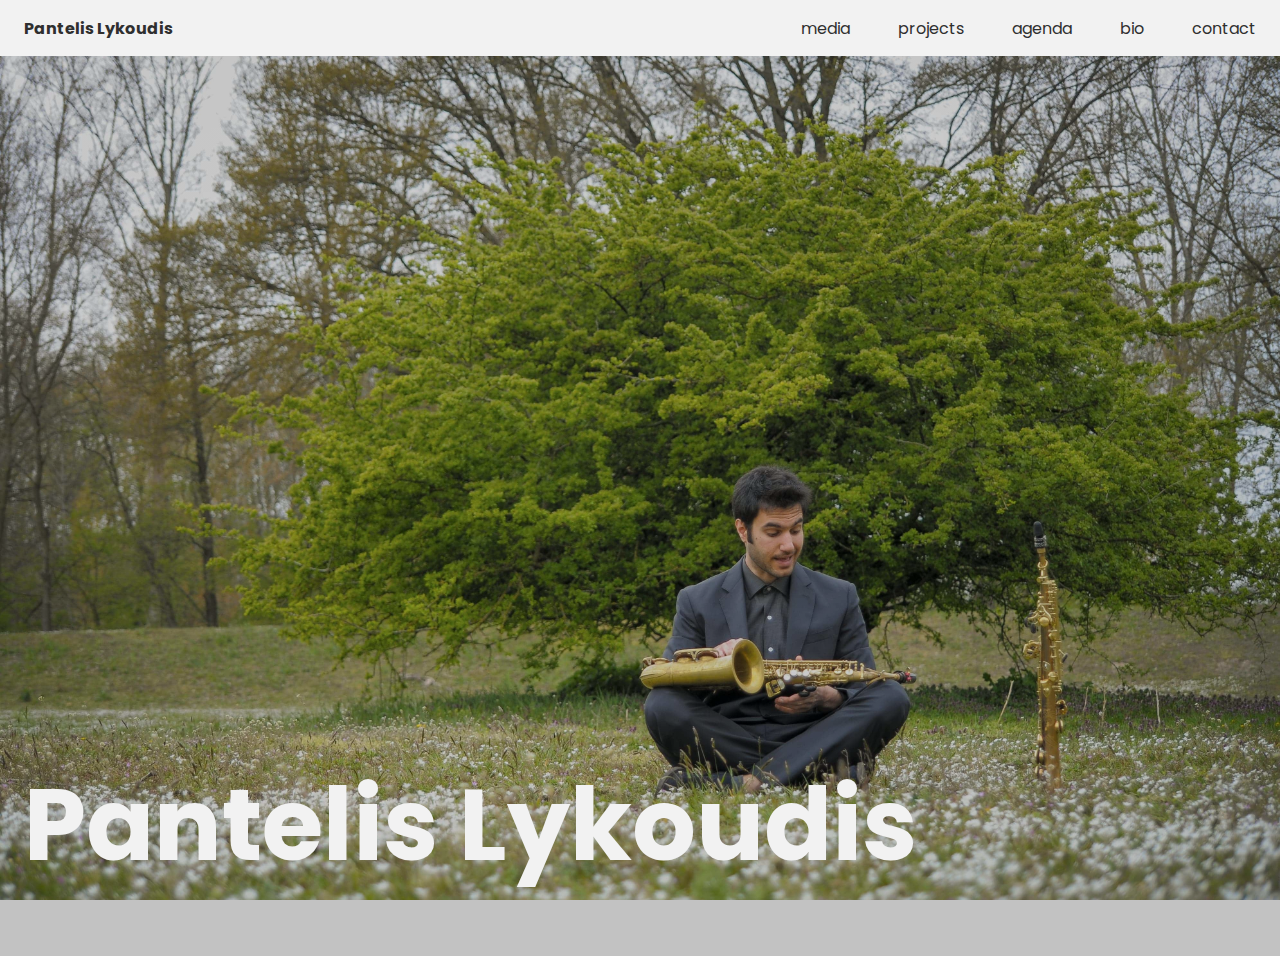
<file: index.html>
<!DOCTYPE html>
<html lang="en" class="homepage">
<head>
    <meta charset="UTF-8">
    <meta http-equiv="X-UA-Compatible" content="IE=edge">
    <meta name="viewport" content="width=device-width, initial-scale=1.0">
    <title>Pantelis Lykoudis</title>
    <meta name="description" content=" Pantelis is saxophonist, educator and improviser with various research interests, such as spectralist
    aesthetics and Xenakian thought.">
    <link rel="stylesheet" href="style.css">
    <link rel="preconnect" href="https://fonts.googleapis.com">
<link rel="preconnect" href="https://fonts.gstatic.com" crossorigin>
<link href="https://fonts.googleapis.com/css2?family=Poppins&display=swap" rel="stylesheet">
</head>
<body class="home">
    <nav>
        <div class="burgerMenu">
            <a class="logo active" href="index.html">Pantelis Lykoudis</a>
            <a class="burger" href="#" onclick="toggleBurger()"><img src="icons/menu.svg" alt="menu"></a>
        </div>
        

        <div class="menu">
            <a href="media.html">media</a>
            <a href="projects.html">projects</a>
            <a href="agenda.html">agenda</a>
            <a href="bio.html">bio</a>
            <a href="contact.html">contact</a>
        </div>

    </nav>
    <main>
        <div class="photoContainer full">
            <img src="img/sitting.jpg" alt="the artist sitting on the grass with his saxophone">
        <h1>Pantelis Lykoudis</h1>
        </div>
      

    </main>
    <script src="general.js"></script> 

</body>
</html>
</file>
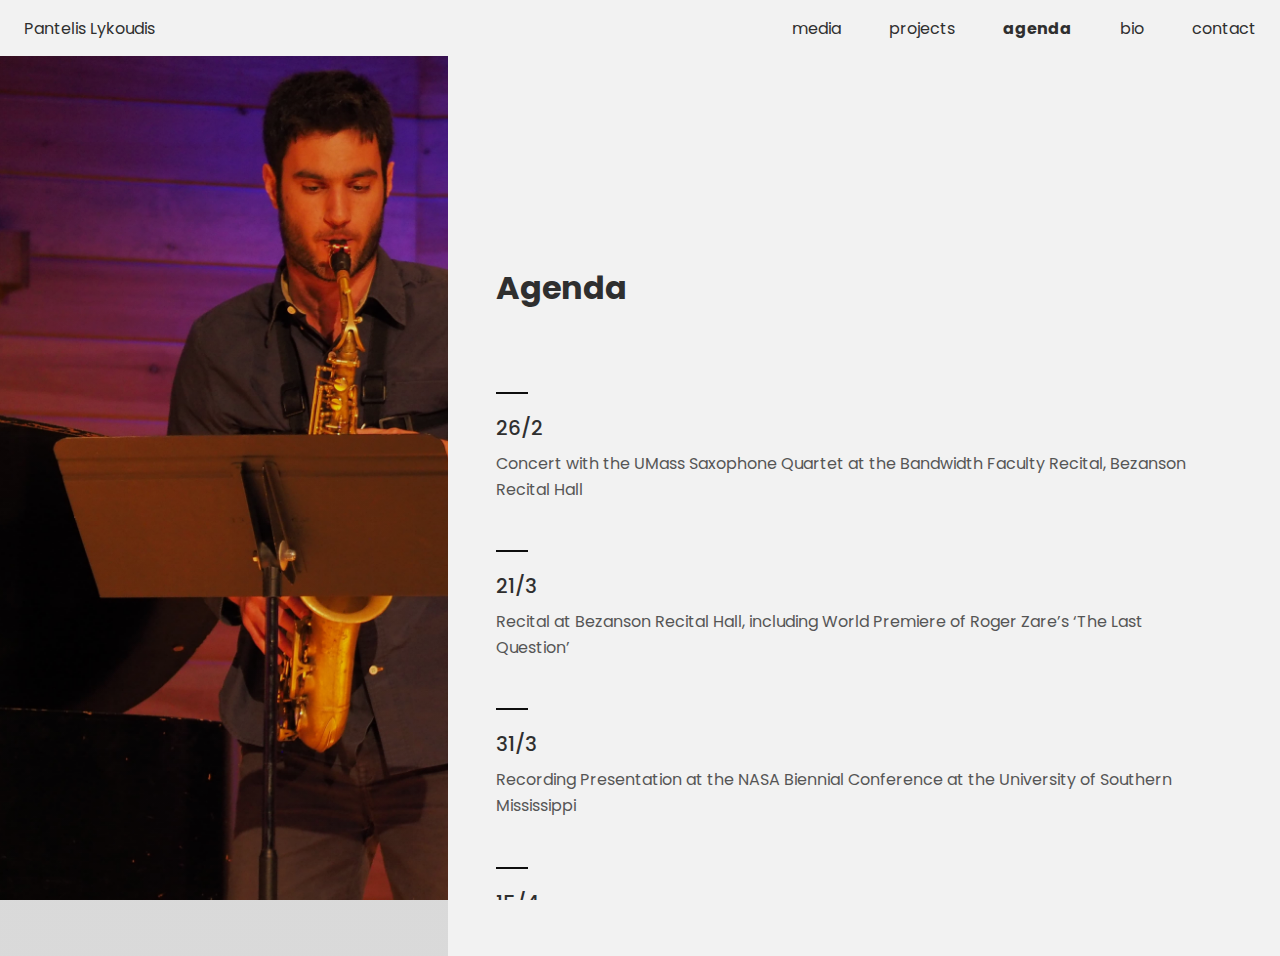
<file: agenda.html>
<!DOCTYPE html>
<html lang="en">

<head>
    <meta charset="UTF-8">
    <meta http-equiv="X-UA-Compatible" content="IE=edge">
    <meta name="viewport" content="width=device-width, initial-scale=1.0">
    <title>Pantelis Lykoudis</title>
    <meta name="description" content=" Pantelis is saxophonist, educator and improviser with various research interests, such as spectralist
    aesthetics and Xenakian thought.">
    <link rel="stylesheet" href="style.css">
    <link rel="preconnect" href="https://fonts.googleapis.com">
<link rel="preconnect" href="https://fonts.gstatic.com" crossorigin>
<link href="https://fonts.googleapis.com/css2?family=Poppins&display=swap" rel="stylesheet">
</head>

<body>
    <nav>
        <div class="burgerMenu">
            <a class="logo" href="index.html">Pantelis Lykoudis</a>
            <a class="burger" href="#" onclick="toggleBurger()"><img src="icons/menu.svg" alt="menu"></a>

        </div>


        <div class="menu">
            <a href="media.html">media</a>
            <a href="projects.html">projects</a>
            <a class="active" href="agenda.html">agenda</a>
            <a href="bio.html">bio</a>
            <a href="contact.html">contact</a>
        </div>

    </nav>
    <main>
        <div class="photoContainer">
            <img  class="horizontalLeftCropped" src="img/results(3).jpg" alt="the artist playing his saxophone">

        </div>
        <div class="contentContainer">
            <h1> Agenda </h1>

            <div class="mediaItem">
                <img src="icons/dash.svg" alt="dash">
                <h2>
                    26/2
                </h2>
                <p>
                    Concert with the UMass Saxophone Quartet at the Bandwidth Faculty Recital, Bezanson Recital Hall
                </p>
            </div>
            <div class="mediaItem">
                <img src="icons/dash.svg" alt="dash">
                <h2>
                    21/3
                </h2>
                <p>
                   Recital at Bezanson Recital Hall, including World Premiere of Roger Zare’s ‘The Last Question’
                </p>
            </div>
            <div class="mediaItem">
                <img src="icons/dash.svg" alt="dash">
                <h2>
                    31/3 
                </h2>
                <p>
                    Recording Presentation at the NASA Biennial Conference at the University of Southern Mississippi                </p>
            </div>
            <div class="mediaItem">
                <img src="icons/dash.svg" alt="dash">
                <h2>
                    15/4 
                </h2>
                <p>
                    Performance at the New England Saxophone Festival
                </p>
            </div>
            <div class="mediaItem">
                <img src="icons/dash.svg" alt="dash">
                <h2>
                    23/4 
                </h2>
                <p>
                    Lecture-Recital at The Homespace: Mapping Spaces of Belonging conference at Brandeis University </p>
            </div>

        </div>

    </main>
    <script src="general.js"></script> 

</body>

</html>
</file>
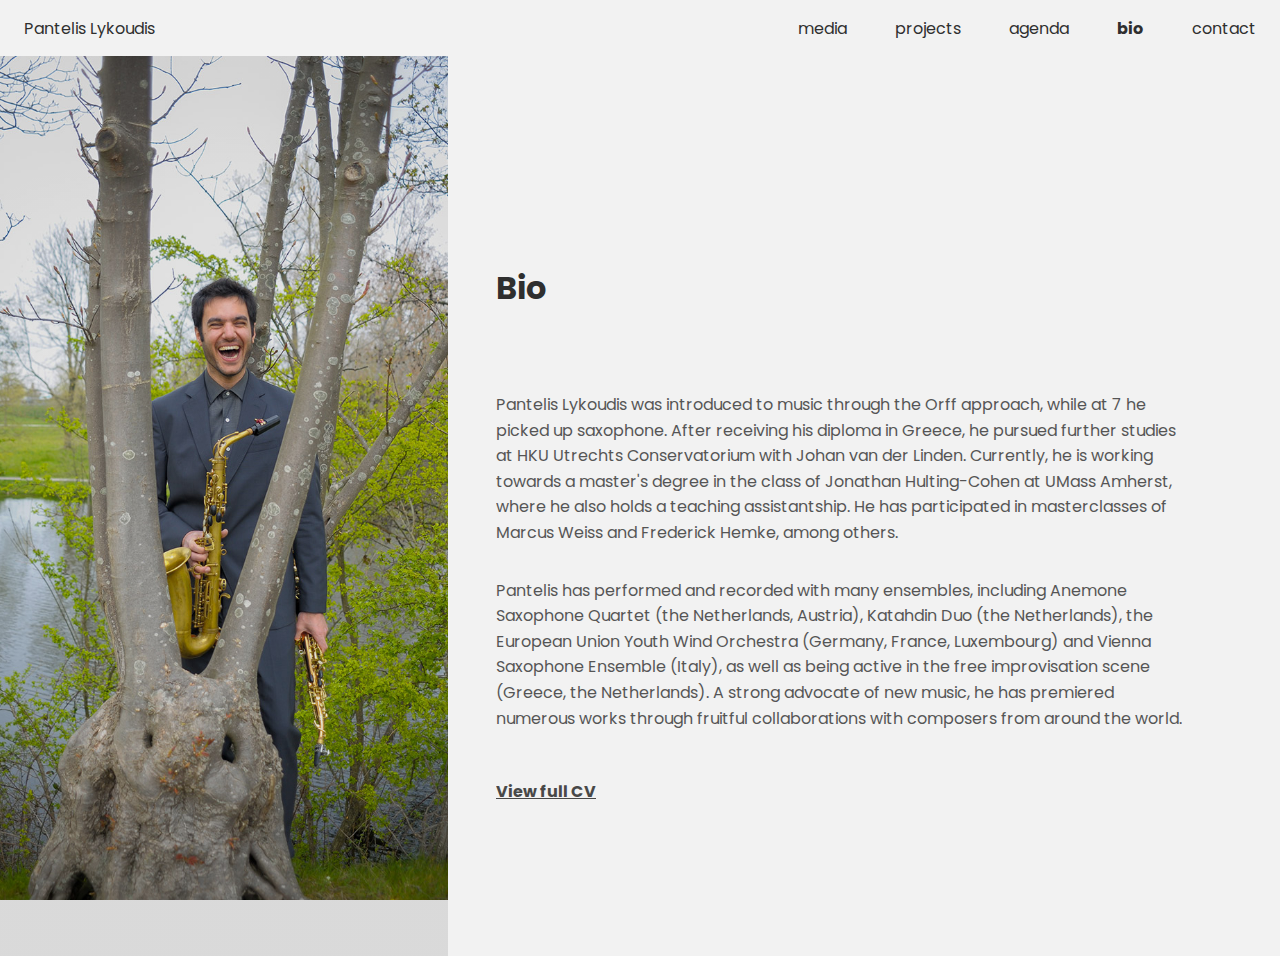
<file: bio.html>
<!DOCTYPE html>
<html lang="en">

<head>
    <meta charset="UTF-8">
    <meta http-equiv="X-UA-Compatible" content="IE=edge">
    <meta name="viewport" content="width=device-width, initial-scale=1.0">
    <title>Pantelis Lykoudis</title>
    <meta name="description" content=" Pantelis is saxophonist, educator and improviser with various research interests, such as spectralist
    aesthetics and Xenakian thought.">
    <link rel="stylesheet" href="style.css">
</head>

<body>
    <nav>
        <div class="burgerMenu">
            <a class="logo" href="index.html">Pantelis Lykoudis</a>
            <a class="burger" href="#" onclick="toggleBurger()"><img src="icons/menu.svg" alt="menu"></a>
            <link rel="preconnect" href="https://fonts.googleapis.com">
<link rel="preconnect" href="https://fonts.gstatic.com" crossorigin>
<link href="https://fonts.googleapis.com/css2?family=Poppins&display=swap" rel="stylesheet">
        </div>


        <div class="menu">
            <a href="media.html">media</a>
            <a href="projects.html">projects</a>
            <a href="agenda.html">agenda</a>
            <a class="active" href="bio.html">bio</a>
            <a href="contact.html">contact</a>
        </div>

    </nav>
    <main>
        <div class="photoContainer">
            <img src="img/trees.jpg" alt="the artist holding his saxophone, smiling behind a tree">
        </div>
        <div class="contentContainer">
            <h1> Bio </h1>
            <p>
                Pantelis Lykoudis was introduced to music through the Orff approach, while at 7 he picked up saxophone.
                After receiving his diploma in Greece, he pursued further studies at HKU Utrechts Conservatorium with
                Johan van der Linden. Currently, he is working towards a master's degree in the class of Jonathan
                Hulting-Cohen at UMass Amherst, where he also holds a teaching assistantship. He has participated in
                masterclasses of Marcus Weiss and Frederick Hemke, among others.
            </p>
            <p>Pantelis has performed and recorded with many ensembles, including Anemone Saxophone Quartet (the
                Netherlands, Austria), Katahdin Duo (the Netherlands), the European Union Youth Wind Orchestra (Germany,
                France, Luxembourg) and Vienna Saxophone Ensemble (Italy), as well as being active in the free
                improvisation scene (Greece, the Netherlands). A strong advocate of new music, he has premiered numerous
                works through fruitful collaborations with composers from around the world.
            </p>
            <a class="downloadLink" target="_blank"
                href="https://drive.google.com/file/d/1_qJGNNVNsMeXegeRgS73DNt8kwb1A5iQ/view?usp=sharing">View full
                CV</a>
        </div>

    </main>
    <script src="general.js"></script>

</body>

</html>
</file>
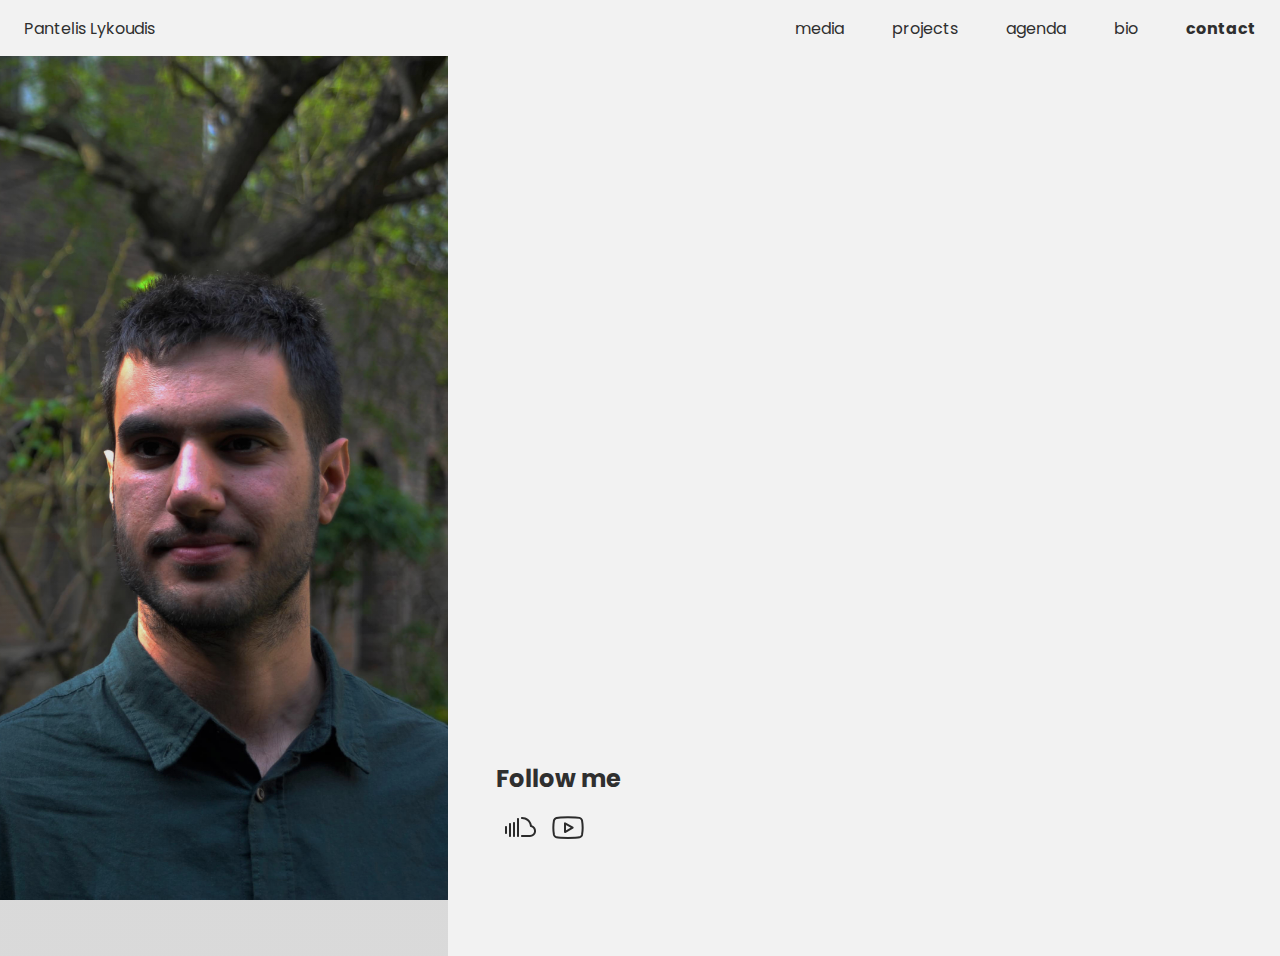
<file: contact.html>
<!DOCTYPE html>
<html lang="en">

<head>
    <meta charset="UTF-8">
    <meta http-equiv="X-UA-Compatible" content="IE=edge">
    <meta name="viewport" content="width=device-width, initial-scale=1.0">
    <title>Pantelis Lykoudis</title>
    <meta name="description" content=" Pantelis is saxophonist, educator and improviser with various research interests, such as spectralist
    aesthetics and Xenakian thought.">
    <link rel="stylesheet" href="style.css">
    <link rel="preconnect" href="https://fonts.googleapis.com">
    <link rel="preconnect" href="https://fonts.gstatic.com" crossorigin>
    <link href="https://fonts.googleapis.com/css2?family=Poppins&display=swap" rel="stylesheet">
</head>

<body class="contactPage">
    <nav>
        <div class="burgerMenu">
            <a class="logo" href="index.html">Pantelis Lykoudis</a>
            <a class="burger" href="#" onclick="toggleBurger()"><img src="icons/menu.svg" alt="menu"></a>
        </div>
        <div class="menu">
            <a href="media.html">media</a>
            <a href="projects.html">projects</a>
            <a href="agenda.html">agenda</a>
            <a href="bio.html">bio</a>
            <a class="active" href="contact.html">contact</a>
        </div>

    </nav>
    <main>
        <div class="photoContainer">
            <img src="img/duo.jpg" alt="portrait of the artist">
        </div>
        <div class="contentContainer">
            <iframe
                src="https://docs.google.com/forms/d/e/1FAIpQLSclmd89drHc5JT1dlNgjoYrIWtROZ0dD27OPNy54w5_Vc-OEQ/viewform?embedded=true?hl=en"
                width="100%" height="727" frameborder="0" marginheight="0" marginwidth="0">Loading…</iframe>

            <h2> Follow me </h2>
            <div class="socialContainer">
                <a href="https://soundcloud.com/pantelis_lykoudis" target="_blank">
                    <img src="icons/soundcloud.svg" alt="soundcloud">
                </a>
                <a href="https://www.youtube.com/channel/UC6a-c2E9jEEyMVgojKTXsvQ" target="_blank">
                    <img src="icons/youtube.svg" alt="youtube">
                </a>

            </div>

        </div>

    </main>
    <script src="general.js"></script>

</body>

</html>
</file>
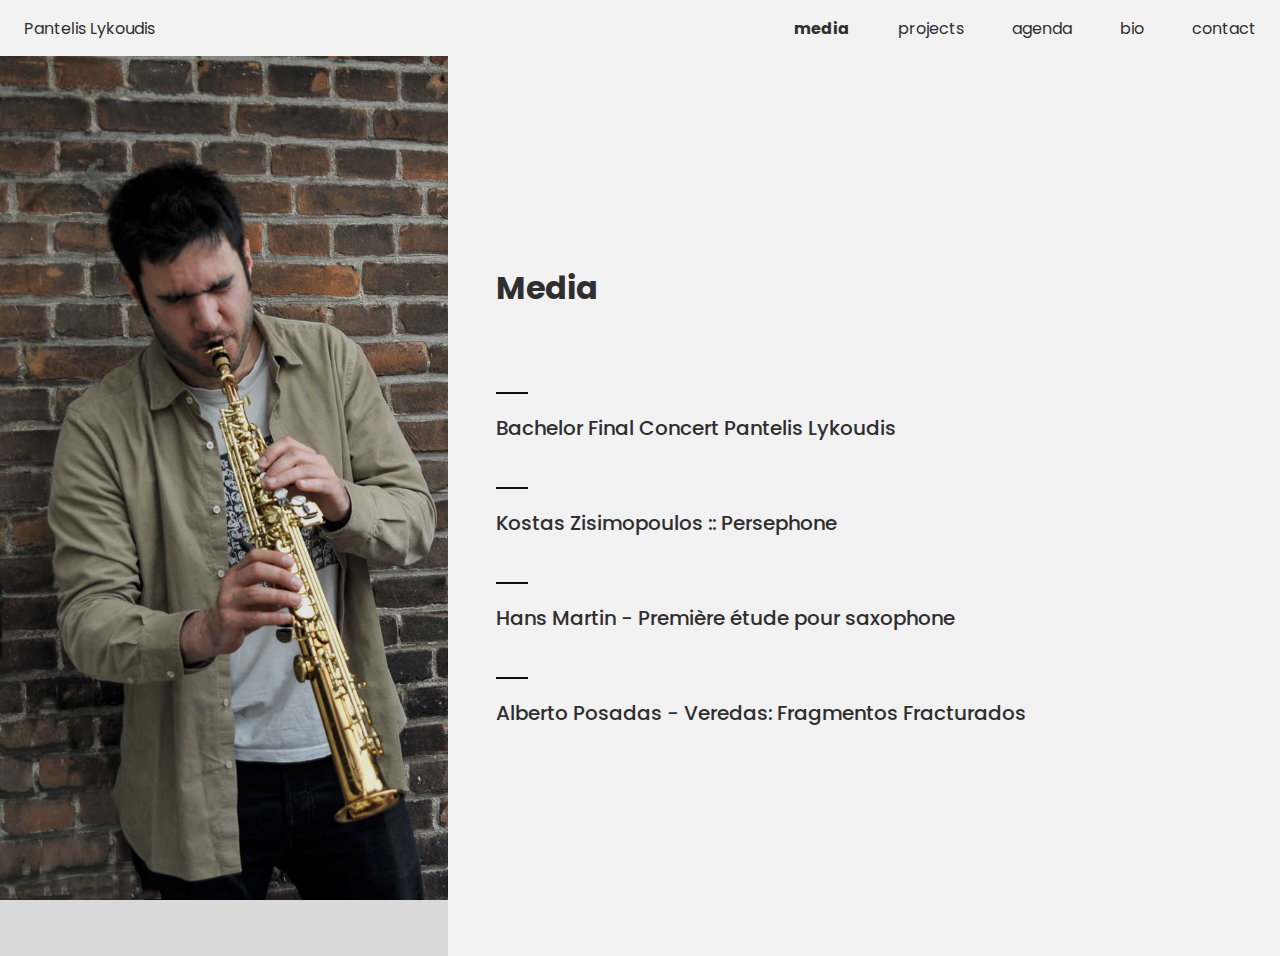
<file: media.html>
<!DOCTYPE html>
<html lang="en">

    <head>
        <meta charset="UTF-8">
        <meta http-equiv="X-UA-Compatible" content="IE=edge">
        <meta name="viewport" content="width=device-width, initial-scale=1.0">
        <title>Pantelis Lykoudis</title>
        <meta name="description" content=" Pantelis is saxophonist, educator and improviser with various research interests, such as spectralist
    aesthetics and Xenakian thought.">
        <link rel="stylesheet" href="style.css">
        <link rel="preconnect" href="https://fonts.googleapis.com">
<link rel="preconnect" href="https://fonts.gstatic.com" crossorigin>
<link href="https://fonts.googleapis.com/css2?family=Poppins&display=swap" rel="stylesheet">
    </head>

    <body class="mediaPage">
        <nav>
            <div class="burgerMenu">
                <a class="logo" href="index.html">Pantelis Lykoudis</a>
                <a class="burger" href="#"
                    onclick="toggleBurger()"><img src="icons/menu.svg" alt="menu"></a>
            </div>


            <div class="menu">
                <a class="active" href="media.html">media</a>
                <a href="projects.html">projects</a>
                <a href="agenda.html">agenda</a>
                <a href="bio.html">bio</a>
                <a href="contact.html">contact</a>
            </div>

        </nav>
        <main>
            <div class="photoContainer">
                <img  src="img/wall.jpg" alt="the artist playing the saxophone">
            </div>
            <div class="contentContainer">
                <h1> Media </h1>

                <div class="mediaItem">
                    <img src="icons/dash.svg" alt="dash">
                    <h2>
                        Bachelor Final Concert Pantelis Lykoudis 
                    </h2>
                    <p>
                        Performed at the Fentener van Vlissingenzaal of HKU
                        Utrechts Conservatorium on June 8 2021 </p>
                    <p class="info">
                        alto saxophone: Magdalena Goetze <br>
                        tenor saxophone: Antonis Fotiadis <br>
                        baritone saxophone: Dimos Palamidas <br>
                    </p>
                    <div class="videoContainer">
                        <iframe class="responsive-iframe" width="560"
                            height="315"
                            src="https://www.youtube.com/embed/KcC0KOGswxE"
                            title="YouTube video player" frameborder="0"
                            allow="accelerometer; autoplay; clipboard-write;
                            encrypted-media; gyroscope; picture-in-picture;
                            web-share" allowfullscreen></iframe>
                    </div>
                </div>
                <div class="mediaItem">
                    <img src="icons/dash.svg" alt="dash">
                    <h2>
                        Kostas Zisimopoulos :: Persephone  </h2>
                    <p>
                        Persephone (2020) for solo alto saxophonem
                    </p>
                    <p class="info">
                        Saxophonist: Pantelis Lykoudis<br>
                        Sound Engineer: Cees Oosterhuis <br>
                    </p>
                    <p class="info">
                        February 2021. Utrecht, the Netherlands
                    </p>
                    <div class="videoContainer">
                        <iframe class="responsive-iframe" width="560"
                            height="315"
                            src="https://www.youtube.com/embed/i43BJDu-z60"
                            title="YouTube video player" frameborder="0"
                            allow="accelerometer; autoplay; clipboard-write;
                            encrypted-media; gyroscope; picture-in-picture;
                            web-share" allowfullscreen></iframe>
                    </div>
                </div>
                <div class="mediaItem">
                    <img src="icons/dash.svg" alt="dash">
                    <h2>
                        Hans Martin - Première étude pour saxophone
                    </h2>
                    <p>
                        Performed at the 2021 Darmstädter Ferienkurse, as part
                        of the 'Open Space' live stream
                    </p>
                    <p class="info">
                        soprano saxophone: Pantelis Lykoudis
                    </p>
                    <div class="videoContainer">
                            <iframe class="responsive-iframe" width="560" 
                            height="315" src="https://www.youtube.com/embed/g0WagyKRRc8" 
                            title="YouTube video player" frameborder="0" 
                            allow="accelerometer; autoplay; clipboard-write; encrypted-media; gyroscope; picture-in-picture; web-share" allowfullscreen></iframe>
                            
                    </div>
                </div>
                <div class="mediaItem">
                    <img src="icons/dash.svg" alt="dash">
                    <h2>
                        Alberto Posadas - Veredas: Fragmentos Fracturados 
                    </h2>
                    <p>
                        Fragmentos fracturados de luz negra,
                        jamás en la extensión,
                        sino en le reino de lo discontinuo.
                    </p>
                    <p class="info">
                        alto saxophone: Pantelis Lykoudis
                    </p>
                    <p class="info">
                        Recorded at Studio AUX. Athens. Greece. January 2022
                    </p>
                    <div class="videoContainer">
                        <iframe class="responsive-iframe" width="560"
                            height="315"
                            src="https://www.youtube.com/embed/Bg-NcA1HQgY"
                            title="YouTube video player" frameborder="0"
                            allow="accelerometer; autoplay; clipboard-write;
                            encrypted-media; gyroscope; picture-in-picture;
                            web-share" allowfullscreen></iframe>
                    </div>
                </div>
            </div>

        </main>
        <script src="general.js"></script>

    </body>

</html>
</file>
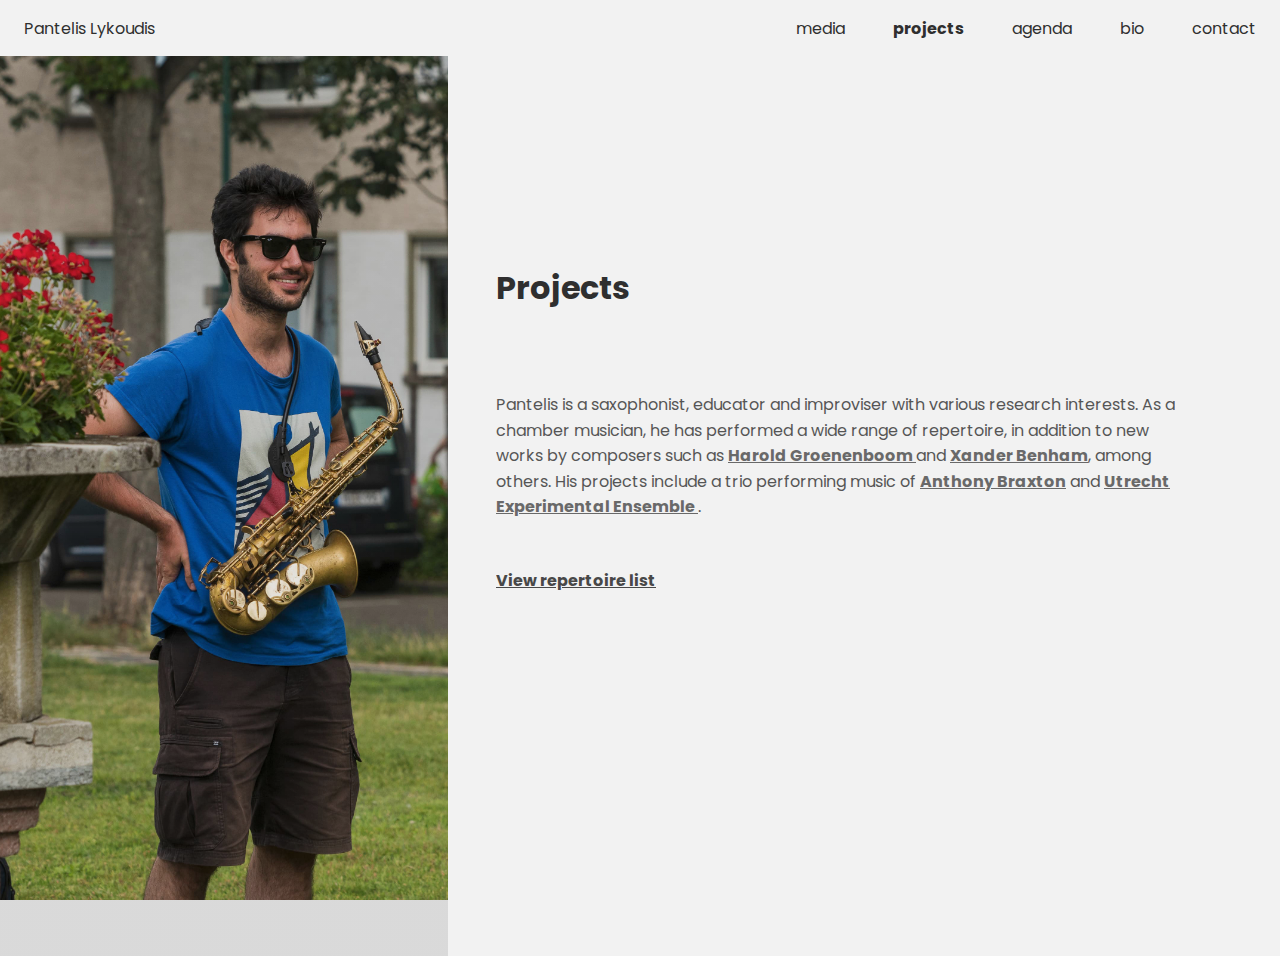
<file: projects.html>
<!DOCTYPE html>
<html lang="en">

<head>
    <meta charset="UTF-8">
    <meta http-equiv="X-UA-Compatible" content="IE=edge">
    <meta name="viewport" content="width=device-width, initial-scale=1.0">
    <title>Pantelis Lykoudis</title>
    <link rel="stylesheet" href="style.css">
    <meta name="description" content=" Pantelis is saxophonist, educator and improviser with various research interests, such as spectralist
    aesthetics and Xenakian thought.">
    <link rel="preconnect" href="https://fonts.googleapis.com">
<link rel="preconnect" href="https://fonts.gstatic.com" crossorigin>
<link href="https://fonts.googleapis.com/css2?family=Poppins&display=swap" rel="stylesheet">
</head>

<body>
    <nav>
        <div class="burgerMenu">
            <a class="logo" href="index.html">Pantelis Lykoudis</a>
            <a class="burger" href="#" onclick="toggleBurger()"><img src="icons/menu.svg" alt="menu"></a>

        </div>


        <div class="menu">
            <a href="media.html">media</a>
            <a class="active" href="projects.html">projects</a>
            <a href="agenda.html">agenda</a>
            <a href="bio.html">bio</a>
            <a href="contact.html">contact</a>
        </div>

    </nav>
    <main>
        <div class="photoContainer">
            <img src="img/sunglasses.jpg" alt="the artist holding the saxophone and wearing sunglasses">
        </div>
        <div class="contentContainer">
            <h1>Projects</h1>
            <p>
                Pantelis is a saxophonist, educator and improviser with various research interests. As a chamber musician,
                he has performed a wide range of repertoire, in addition to new works by composers such as <a
                    href="https://www.youtube.com/watch?v=QNf1PY1wfoA" target="_blank">Harold Groenenboom </a> and <a
                    href="https://www.youtube.com/watch?v=7gBmUs37Tuw" target="_blank">Xander
                    Benham</a>, among others. His projects include a trio performing music of <a
                    href="https://www.youtube.com/watch?v=694dQ1ZIZVw&t=812s" target="_blank">Anthony
                    Braxton</a> and <a href="https://www.youtube.com/watch?v=Aa2p_2OEL2I" target="_blank">Utrecht
                    Experimental Ensemble </a>.


            </p>
            <a class="downloadLink"
                href="https://drive.google.com/file/d/1vLwipZBfw6Dk5cM5y0eRYDeEhqR36Ke-/view?usp=sharing">View
                repertoire list</a>
        </div>

    </main>

    <script src="general.js"></script>
</body>

</html>
</file>
<file: style.css>
/* @import url('https://fonts.googleapis.com/css2?family=Poppins&display=swap'); */

:root {
    --bg-color: #F2F2F2;
    --text-color: #2f2f2f;
}

* {
    -webkit-box-sizing: border-box;
    -moz-box-sizing: border-box;
    box-sizing: border-box;
}

html{
    max-height:100dvh;
    margin:0;
    padding:0;
    overflow-y: hidden;
}


body {
    background-color: var(--bg-color);
    display: flex;
    height: 100dvh;
    margin: 0;
    padding: 0;
    color: var(--text-color);
    font-family: 'Poppins', sans-serif;
    display:grid;
    grid-template-rows: auto 1fr;
    grid-template-columns: 1fr;

}

nav {
    display: flex;
    justify-content: space-between;
    align-items: center;
    z-index: 2;
    height: 56px;
    width: 100%;
    position: fixed;
    box-sizing: border-box;
    background-color: var(--bg-color);
}

.menu {
    width: 65%;
    height: 100%;
    display: flex;
    align-items: center;
    justify-content: flex-end;
    background-color: var(--bg-color);
    padding: 0;
    box-sizing: border-box;
    /* max-width:600px; */
}

.menu a {
    margin: 0 24px;
    color: var(--text-color);
}

/* .home .menu {
    background-color: transparent;
} */

.burgerMenu {
    display: flex;
    justify-content: space-between;
    align-items: center;
}

.burger {
    margin: 0 24px;
    display: none;
}

.burger img{
    width:32px;
}

nav a {
    text-decoration: none;
    color: var(--text-color);
}

a.active {
    font-weight: bold;
}

.logo {
    margin: 0 24px;
    /* color:var(--bg-color); */
}

main {
    width: 100%;
    display: grid;
    grid-template-rows: 1fr;
    grid-template-columns: 35% 1fr;
    grid-column: 1/2;
    grid-row-start:2;
}

.home main {
    display: flex;
}



.contentContainer {
    padding: 48px;
    padding-top: 200px;
    display: flex;
    flex-direction: column;
    max-height: 100dvh;
    overflow-y: auto;
    box-sizing: border-box;
}

/* .mediaItem hr{
    width:32px;
} */

.mediaItem {
    margin: 8px 0 24px;
}

.mediaItem p {
    margin: 8px 0;
}

.mediaItem h2 {
    margin: 4px 0;
    font-size: 20px;
    font-family: 'Poppins', sans-serif;
    font-weight: 500;

}

.mediaItem img {
    margin: 8px 0;
}

.mediaItem .videoContainer {
    display: none;
}

.mediaItem:hover .videoContainer {
    display: block;
}

.mediaItem:last-child {
    padding-bottom: 80px;
}

/* .info{
    font-size:14px;
} */

.videoContainer {
    position: relative;
    width: 100%;
    overflow: hidden;
    padding-top: 56.25%;
    /* 16:9 Aspect Ratio */
}

.responsive-iframe {
    position: absolute;
    top: 0;
    left: 0;
    bottom: 0;
    right: 0;
    width: 100%;
    height: 100%;
    border: none;
}

p {
    max-width: 700px;
    line-height: 160%;
    opacity: 80%;
}

h1 {
    margin: 64px 0;
    font-family: 'Poppins', sans-serif;
}

.contentContainer a {
    color: var(--text-color);
    font-weight: bolder;
    opacity: 87%;
}

.mediaPage .mediaItem p {
    display: none;
}


/* photos */

.photoContainer {
    background-color: rgb(45, 45, 45);
    height: 100dvh;
}

.photoContainer.full img {
    object-fit: cover;
    width: 100%;
    height: 100dvh;
}

.home .photoContainer {
    width: 100%;
}

.photoContainer.full {
    display: flex;
    flex-direction: column;
    justify-content: flex-end;
}

.photoContainer img {
    display: block;
    width: 100%;
    height: 100%;
    object-fit: cover;
    padding-top:56px;
}

.photoContainer.full img {
    display: block;
}

.photoContainer:after {
    position: absolute;
    content: "";
    height: 100%;
    width: 35%;
    top: 56px;
    left: 0;
    /* background: linear-gradient(0deg, rgba(0, 0, 0, 0.45), rgba(0, 0, 0, 0.45)); */
    background: linear-gradient(0deg, rgba(0, 0, 0, 0.1), rgba(0, 0, 0, 0.1));

}

.photoContainer.full:after {
    position: absolute;
    content: "";
    height: 100%;
    width: 100%;
    top: 56px;
    left: 0;
    /* background: linear-gradient(0deg, rgba(0, 0, 0, 0.45), rgba(0, 0, 0, 0.45)); */
    background: linear-gradient(0deg, rgba(0, 0, 0, 0.2), rgba(0, 0, 0, 0.2));

}

.photoContainer.full h1 {
    font-size: 100px;
    margin: 0 24px;
    position: absolute;
    z-index: 2;
}

.horizontalLeft {
    object-position: left bottom;
}

.horizontalLeftTop{
    object-position: -56px;
    padding-top:56px;

}

.horizontalLeftCropped {
    object-position: -56px;
}

.horizontalRightCropped {
    object-position: 85%;

}

.downloadLink {
    margin: 32px 0;
}

.socialContainer {
    display: flex;
}

.socialContainer a {
    margin: 8px;
    height: 32px;
}

.contactPage .contentContainer {
    /* padding-top:64px; */
}

.contactPage iframe {
    min-height: 300px;
}

.contactPage h2 {
    margin: 40px 0 8px;
}

.home h1{
    color:var(--bg-color);
}

/* mobile */
@media only screen and (max-width: 700px) {
    
    
    html{
        overflow-y: auto;
    }
    html.homepage{
        overflow-y: hidden;
    }

    body,
    main {
        display: flex;
        flex-direction: column;
        align-items: stretch;
        justify-content: flex-start;
        flex:1;
    }

    nav {
        position: static;
        min-height: 56px;
        z-index: 2;
        flex-direction: column;
    }

    .burgerMenu {
        width: 100%;
        min-height: 56px;
        background-color: var(--bg-color);

    }

    .burger {
        display: flex;
        align-items: center;
        justify-content: center;
    }

    .menu {
        display: none;
        flex-direction: column;
        align-items: flex-end;
        width: 100%;
        height: auto;
        background-color: var(--bg-color);

    }

    /* .home .menu {
        background-color: var(--text-color);
    } */

    .menu a {
        margin: 16px 24px;
        color: var(--text-color);


    }

    .photoContainer {
        height: 400px;
        width: 100%;
    }

    .photoContainer img {
        padding-top:0;
    }

    .photoContainer:after {
        content: "";
        height: 400px;
        width: 100%;
        /* background: linear-gradient(0deg, rgba(0, 0, 0, 0.45), rgba(0, 0, 0, 0.45)); */
        background: linear-gradient(0deg, rgba(0, 0, 0, 0.1), rgba(0, 0, 0, 0.1));

    }

    .home .photoContainer {
        height: 100%;
    }

    .contentContainer {
        padding: 24px;
        overflow-y: visible;
        margin-bottom: 56px;
        width: 100%;
        box-sizing: border-box;
        max-height:none;
    }

    .photoContainer.full h1 {
        font-size: 64px;
        margin: 16px 24px;
    }

    .photoContainer.full img{
        height:100%;
    }

    .contentContainer iframe {
        overflow-y: visible;
    }

    .horizontalLeft,
    .horizontalLeftCropped,
    .horizontalRightCropped {
        object-position: 50% 50%;
    }

    .horizontalLeftTop{
        object-position: 50% 50%;
        padding-top:0;
    
    }


}



/* @font-face {
    font-family: 'ApfelGrotezk';
    src: url('fonts/ApfelGrotezk-Regular.woff2') format('woff2');
    font-style: normal;
    font-weight: 400;
  }

  @font-face {
    font-family: 'ApfelGrotezk';
    src: url('fonts/ApfelGrotezk-Fett.woff2') format('woff2');
    font-style: normal;
    font-weight: 700;
  } */
</file>
